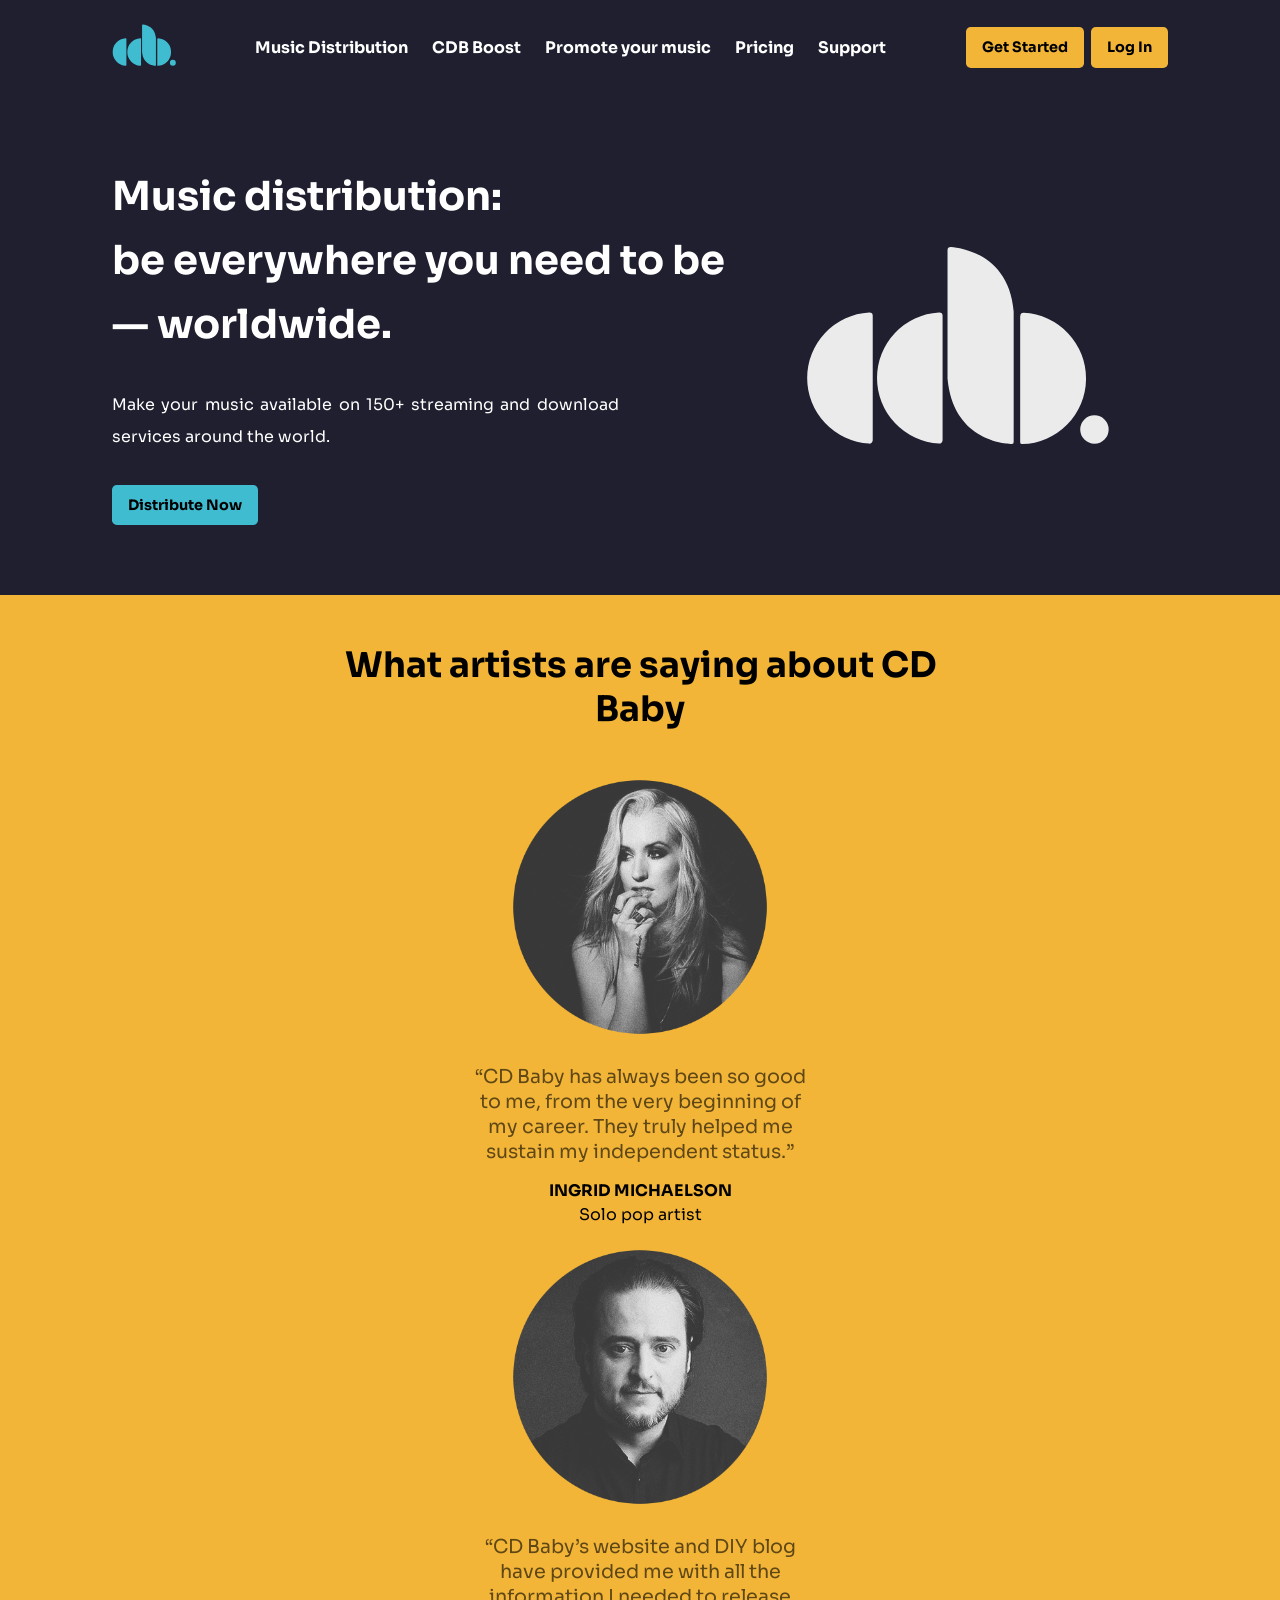
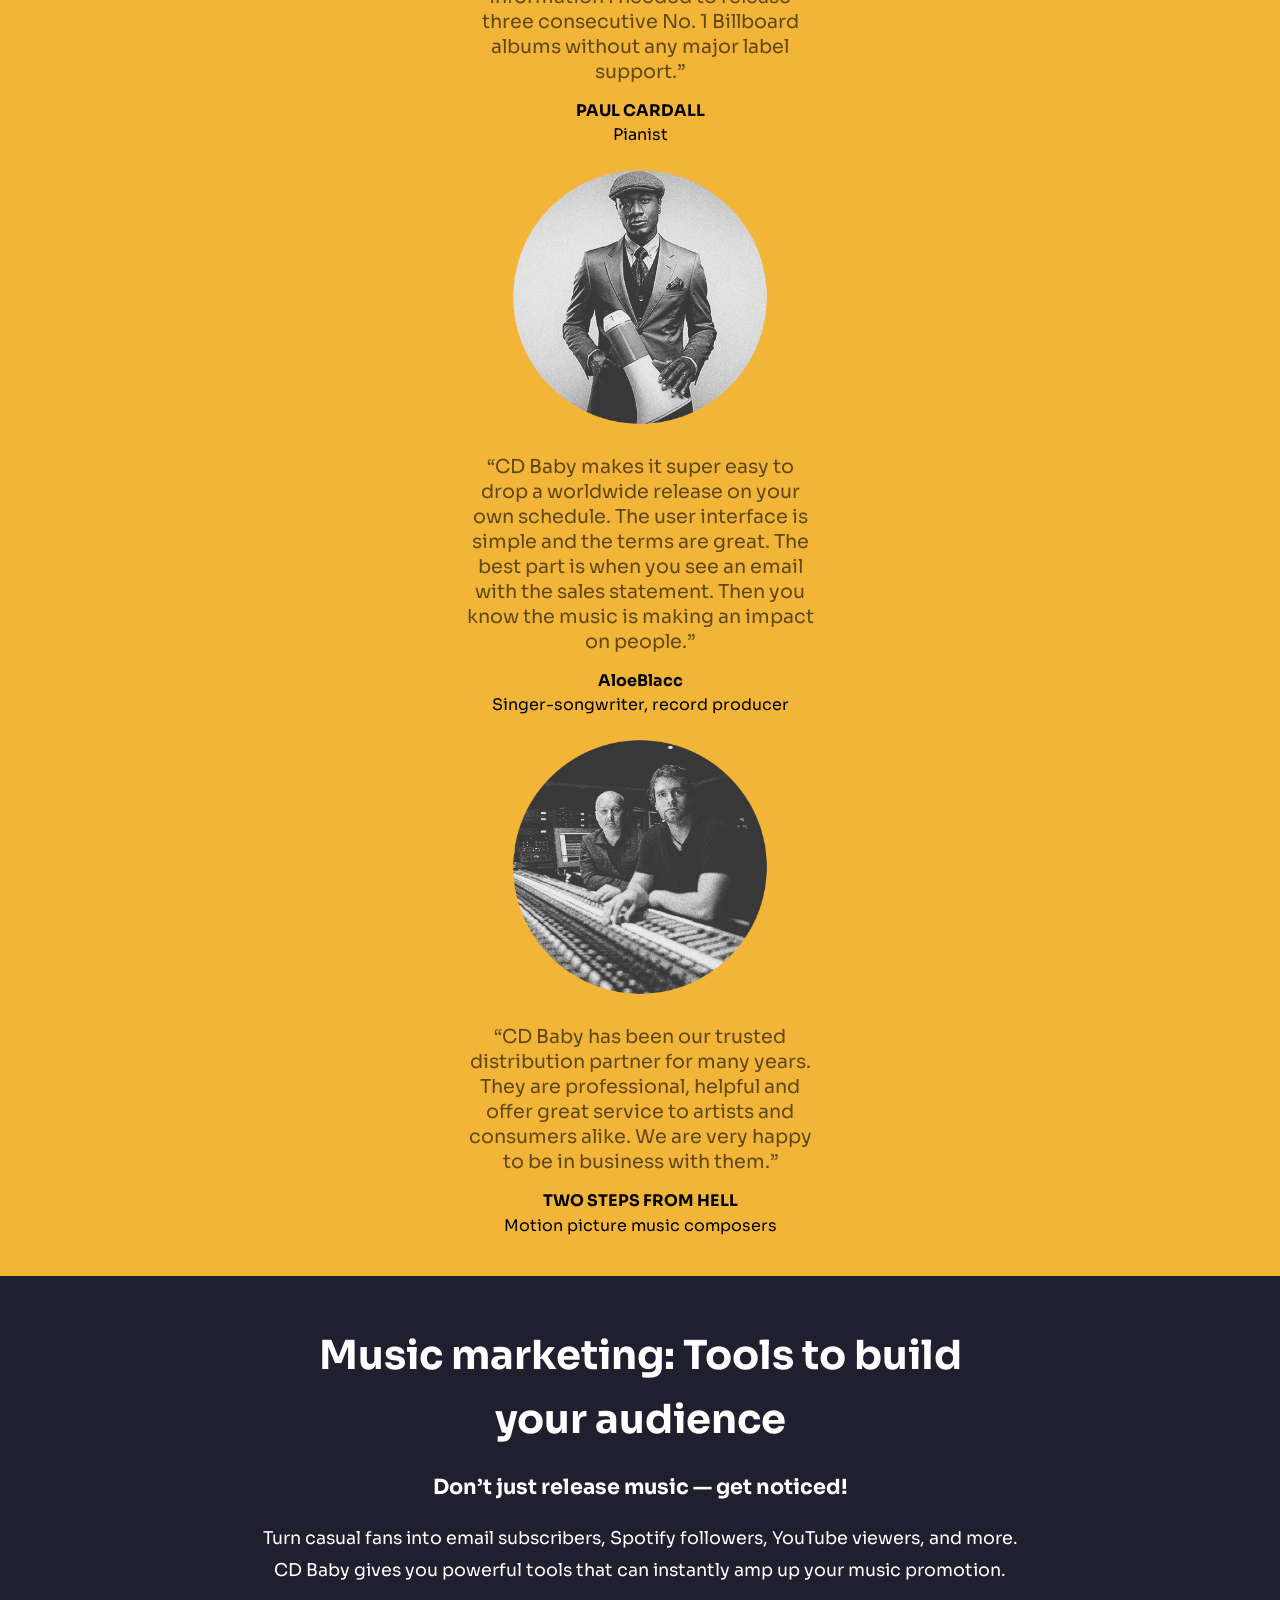
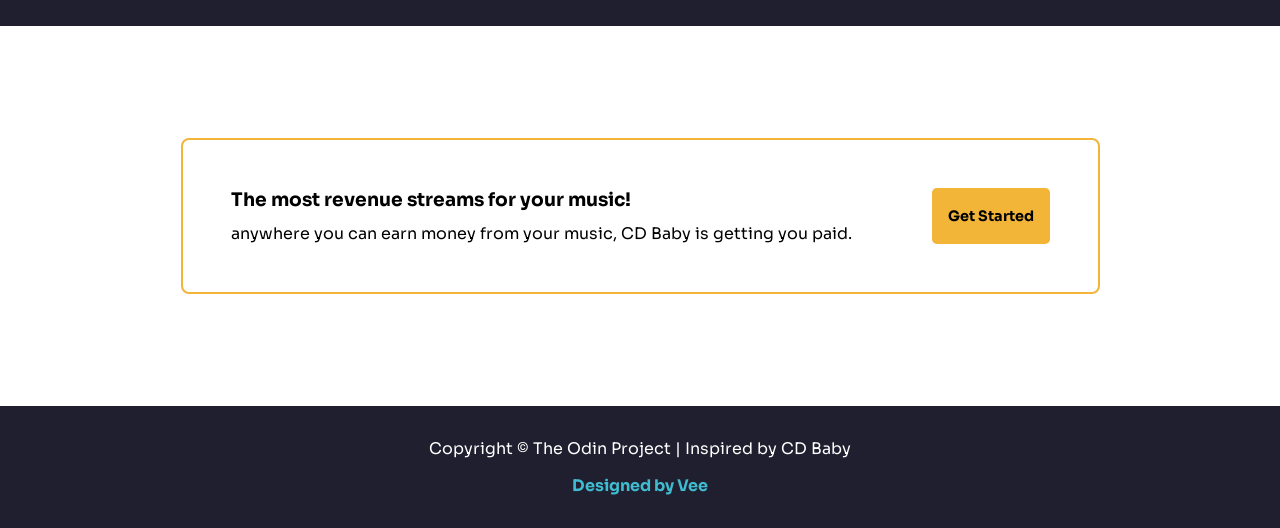
<file: index.html>
<!DOCTYPE html><html lang="en"><head><meta charset="UTF-8"><meta name="viewport" content="width=device-width,initial-scale=1"><title>CD Baby</title><link rel="stylesheet" href="styles.css"><link rel="icon" type="image/x-icon" href="images/logo.svg"><!-- fonts --><link rel="preconnect" href="https://fonts.googleapis.com"><link rel="preconnect" href="https://fonts.gstatic.com" crossorigin><link href="https://fonts.googleapis.com/css2?family=Sora&display=swap" rel="stylesheet"></head><body><header><nav><div class="logo"><img src="images/logo.svg" alt="CD Baby"></div><ul class="nav-links"><li class="nav-items"><a href="#">Music Distribution</a></li><li class="nav-items"><a href="#">CDB Boost</a></li><li class="nav-items"><a href="#">Promote your music</a></li><li class="nav-items"><a href="#">Pricing</a></li><li class="nav-items"><a href="#">Support</a></li></ul><div class="btns"><button class="btn get-started">Get Started</button> <button class="btn log-in">Log In</button></div></nav></header><section class="hero"><div class="headline"><h1 class="main-headline">Music distribution:<br>be everywhere you need to be — worldwide.</h1><p class="sub-headline">Make your music available on 150+ streaming and download services around the world.</p><button class="btn btn-color">Distribute Now</button></div><div class="headline-logo-container"><svg data-name="CD Baby logo White" xmlns="http://www.w3.org/2000/svg" viewBox="0 0 84 55" class="headline-logo"><defs><style>.logo-white{fill:#ebebeb}</style></defs><path class="logo-white" d="M17.9,18.54a18.07,18.07,0,0,0,0,36.08.9.9,0,0,0,1-.9V19.44a.91.91,0,0,0-.91-.91h0m19.12,0a18.07,18.07,0,0,0,0,36.08.9.9,0,0,0,1-.9V19.44a.91.91,0,0,0-.91-.91h0m22.25,1V54.21a.53.53,0,0,0,.54.54,18.07,18.07,0,0,0,.41-36.11h0a.9.9,0,0,0-.9.91M39.47,1.4c0,5.43,0,32.45,0,34.94a2.3,2.3,0,0,0,0,.37c1.47,16.43,14.73,17.91,17.63,18a.52.52,0,0,0,.56-.53V31s0-10.65,0-12.28c0-.13,0-.27,0-.41C56.49,3.09,44.05.85,40.45.52h-.09a.89.89,0,0,0-.89.89"></path><path class="logo-white" d="M83.78,50.73a3.91,3.91,0,1,1-3.91-3.9,3.91,3.91,0,0,1,3.91,3.9"></path></svg></div></section><section class="testimonial"><h2 class="testimonial-header">What artists are saying about CD Baby</h2><div class="artists"><div class="artist ingridmichaelson"><img src="images/artists/IngridMichaelson.png" alt=""><div class="testimonial-text"><p class="text">“CD Baby has always been so good to me, from the very beginning of my career. They truly helped me sustain my independent status.”</p><p class="name">INGRID MICHAELSON</p><p class="role">Solo pop artist</p></div></div><div class="artist paulcardall"><img src="images/artists/PaulCardall.png" alt=""><div class="testimonial-text"><p class="text">“CD Baby’s website and DIY blog have provided me with all the information I needed to release three consecutive No. 1 Billboard albums without any major label support.”</p><p class="name">PAUL CARDALL</p><p class="role">Pianist</p></div></div></div><div class="artists"><div class="artist aloeblacc"><img src="images/artists/AloeBlacc.png" alt=""><div class="testimonial-text"><p class="text">“CD Baby makes it super easy to drop a worldwide release on your own schedule. The user interface is simple and the terms are great. The best part is when you see an email with the sales statement. Then you know the music is making an impact on people.”</p><p class="name">AloeBlacc</p><p class="role">Singer-songwriter, record producer</p></div></div><div class="artist twosteps"><img src="images/artists/TwoSteps.png" alt=""><div class="testimonial-text"><p class="text">“CD Baby has been our trusted distribution partner for many years. They are professional, helpful and offer great service to artists and consumers alike. We are very happy to be in business with them.”</p><p class="name">TWO STEPS FROM HELL</p><p class="role">Motion picture music composers</p></div></div></div></section><section class="marketing"><h2 class="marketing-header">Music marketing: Tools to build<br>your audience</h2><p class="sub-header">Don’t just release music — get noticed!</p><p class="text">Turn casual fans into email subscribers, Spotify followers, YouTube viewers, and more.<br>CD Baby gives you powerful tools that can instantly amp up your music promotion.</p></section><section class="get-start"><div class="box"><div class="text"><h3>The most revenue streams for your music!</h3><p>anywhere you can earn money from your music, CD Baby is getting you paid.</p></div><button class="btn">Get Started</button></div></section><footer><p class="copyright">Copyright &copy; The Odin Project | Inspired by CD Baby</p><p class="vee">Designed by Vee</p></footer></body></html>
</file>
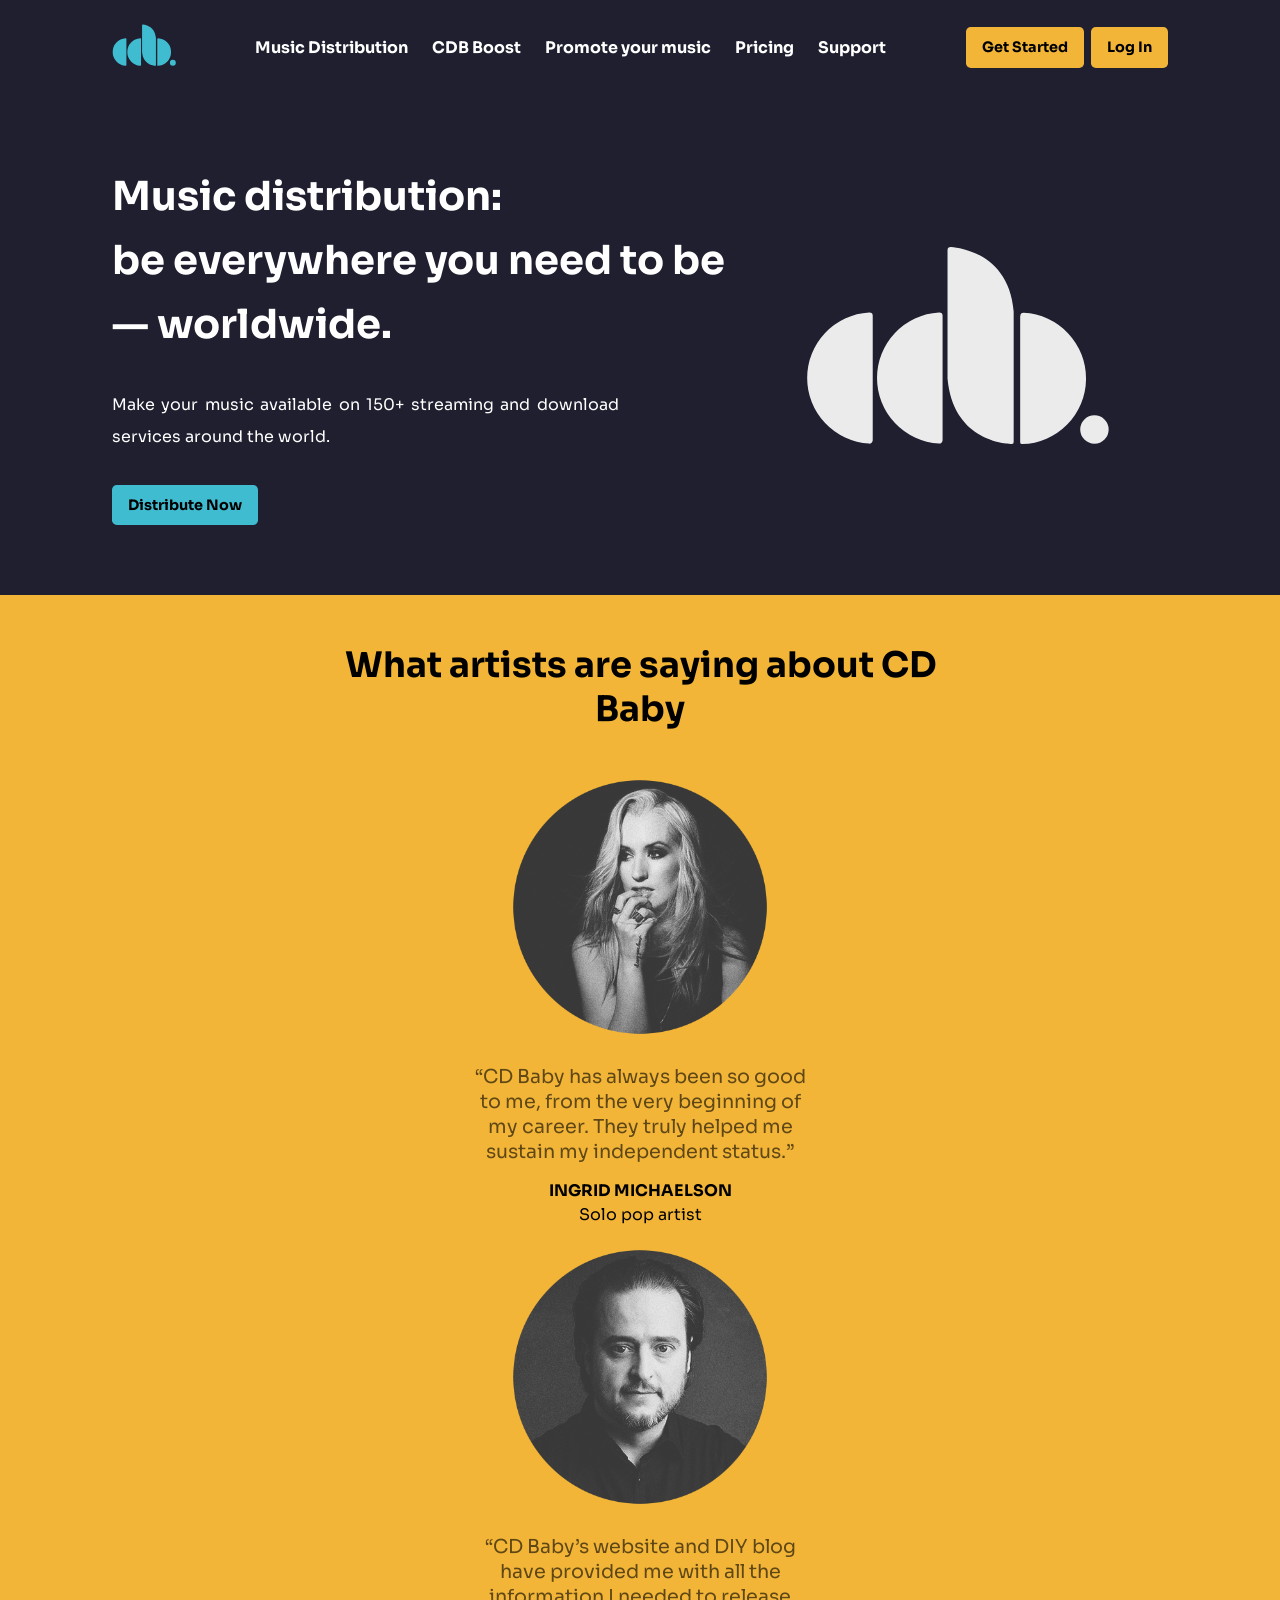
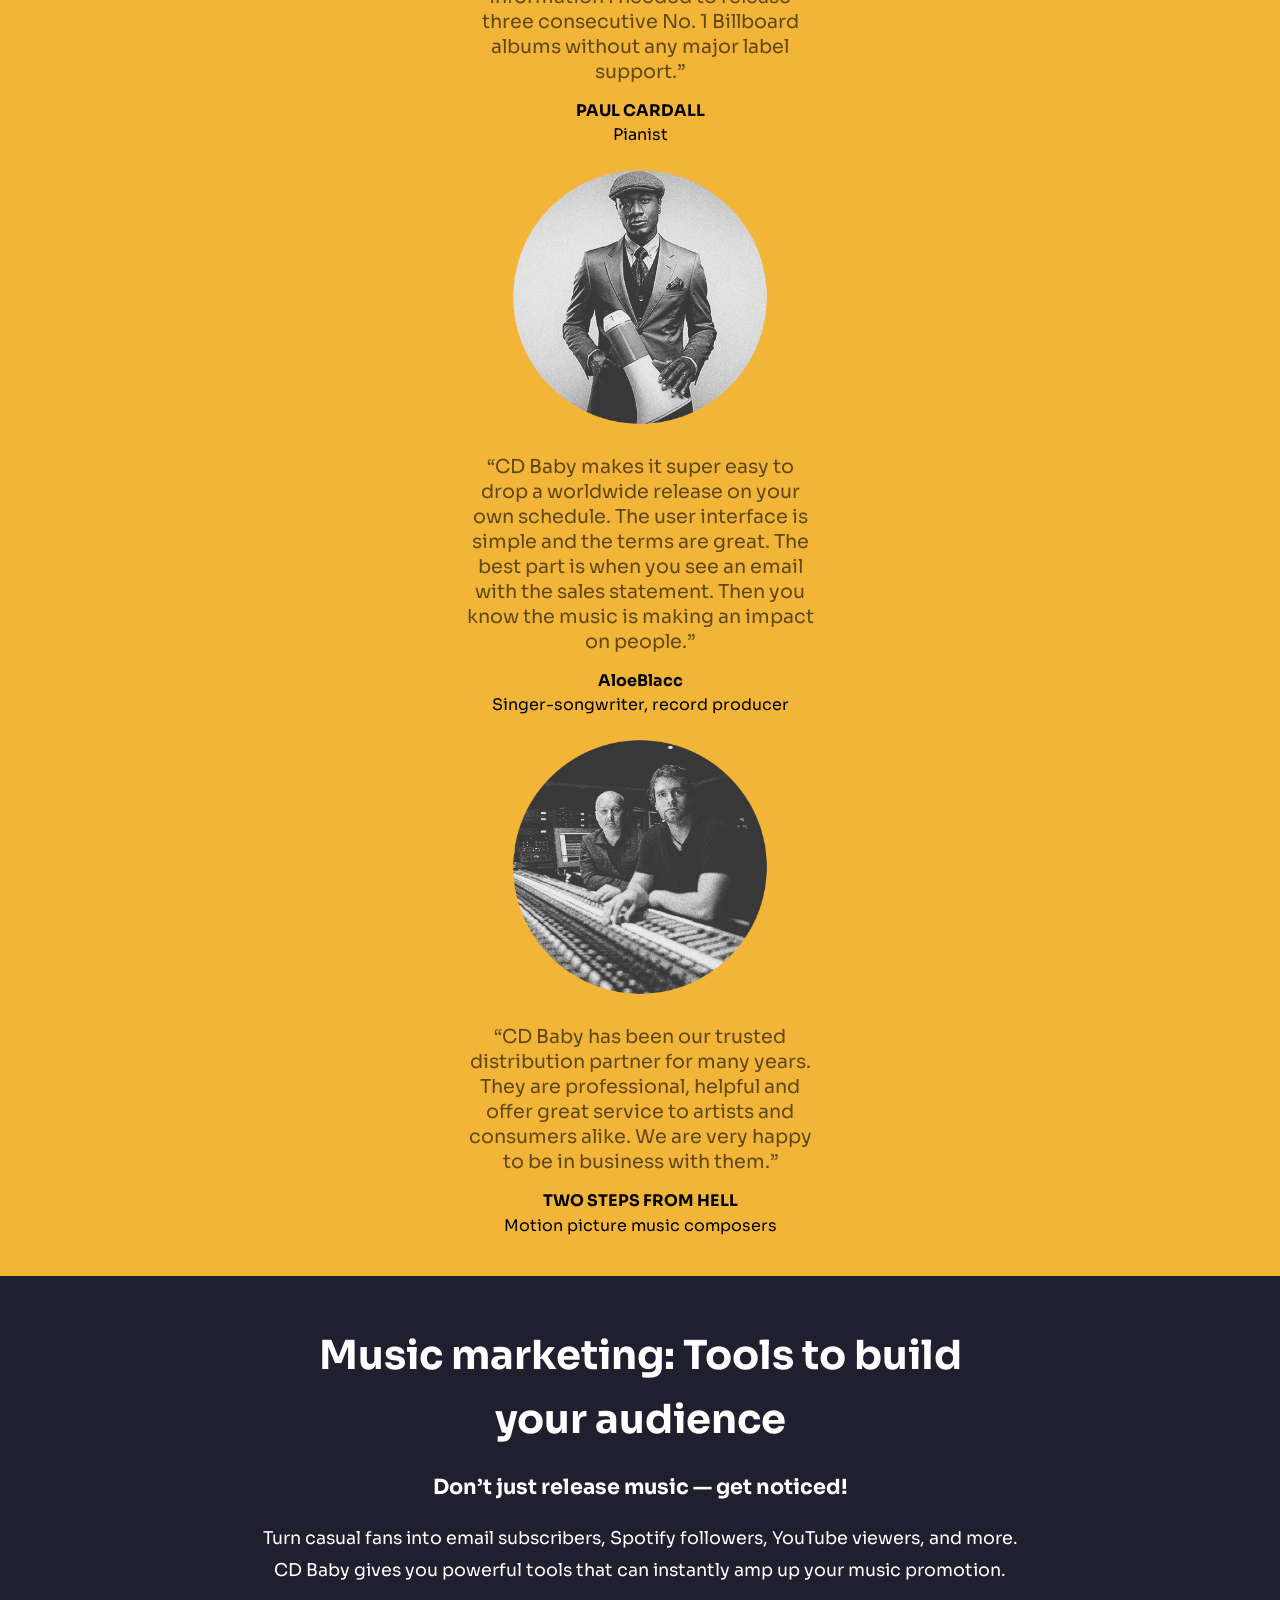
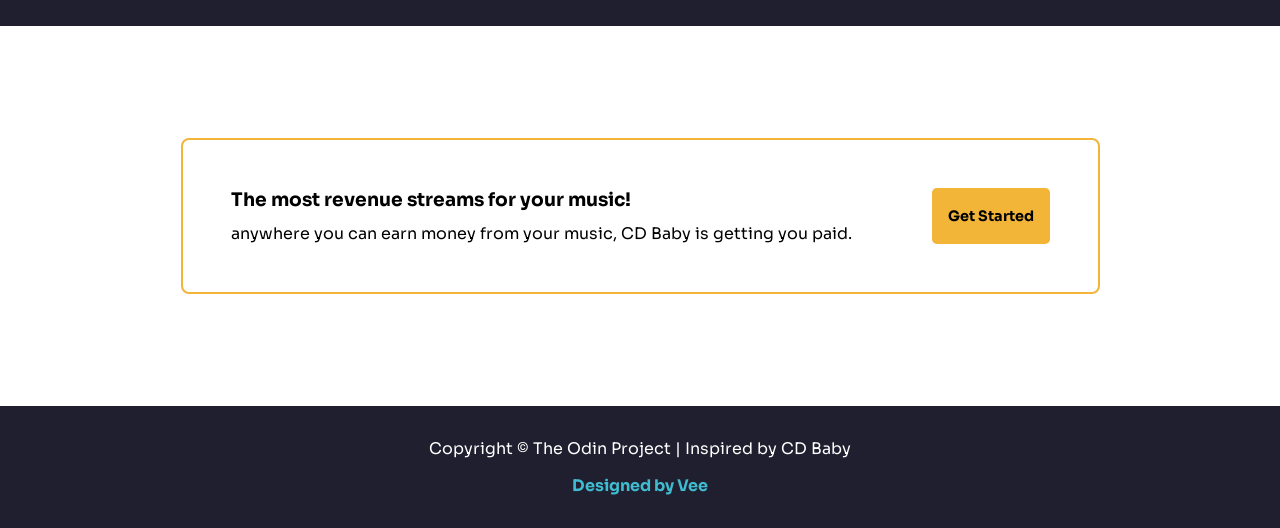
<file: index.min.html>
<!DOCTYPE html><html lang="en"><head><meta charset="UTF-8"><meta name="viewport" content="width=device-width,initial-scale=1"><title>CD Baby</title><link rel="stylesheet" href="styles.css"><link rel="icon" type="image/x-icon" href="images/logo.svg"><!-- fonts --><link rel="preconnect" href="https://fonts.googleapis.com"><link rel="preconnect" href="https://fonts.gstatic.com" crossorigin><link href="https://fonts.googleapis.com/css2?family=Sora&display=swap" rel="stylesheet"></head><body><header><nav><div class="logo"><img src="images/logo.svg" alt="CD Baby"></div><ul class="nav-links"><li class="nav-items"><a href="#">Music Distribution</a></li><li class="nav-items"><a href="#">CDB Boost</a></li><li class="nav-items"><a href="#">Promote your music</a></li><li class="nav-items"><a href="#">Pricing</a></li><li class="nav-items"><a href="#">Support</a></li></ul><div class="btns"><button class="btn get-started">Get Started</button> <button class="btn log-in">Log In</button></div></nav></header><section class="hero"><div class="headline"><h1 class="main-headline">Music distribution:<br>be everywhere you need to be — worldwide.</h1><p class="sub-headline">Make your music available on 150+ streaming and download services around the world.</p><button class="btn btn-color">Distribute Now</button></div><div class="headline-logo-container"><svg data-name="CD Baby logo White" xmlns="http://www.w3.org/2000/svg" viewBox="0 0 84 55" class="headline-logo"><defs><style>.logo-white{fill:#ebebeb}</style></defs><path class="logo-white" d="M17.9,18.54a18.07,18.07,0,0,0,0,36.08.9.9,0,0,0,1-.9V19.44a.91.91,0,0,0-.91-.91h0m19.12,0a18.07,18.07,0,0,0,0,36.08.9.9,0,0,0,1-.9V19.44a.91.91,0,0,0-.91-.91h0m22.25,1V54.21a.53.53,0,0,0,.54.54,18.07,18.07,0,0,0,.41-36.11h0a.9.9,0,0,0-.9.91M39.47,1.4c0,5.43,0,32.45,0,34.94a2.3,2.3,0,0,0,0,.37c1.47,16.43,14.73,17.91,17.63,18a.52.52,0,0,0,.56-.53V31s0-10.65,0-12.28c0-.13,0-.27,0-.41C56.49,3.09,44.05.85,40.45.52h-.09a.89.89,0,0,0-.89.89"></path><path class="logo-white" d="M83.78,50.73a3.91,3.91,0,1,1-3.91-3.9,3.91,3.91,0,0,1,3.91,3.9"></path></svg></div></section><section class="testimonial"><h2 class="testimonial-header">What artists are saying about CD Baby</h2><div class="artists"><div class="artist ingridmichaelson"><img src="images/artists/IngridMichaelson.png" alt=""><div class="testimonial-text"><p class="text">“CD Baby has always been so good to me, from the very beginning of my career. They truly helped me sustain my independent status.”</p><p class="name">INGRID MICHAELSON</p><p class="role">Solo pop artist</p></div></div><div class="artist ingridmichaelson"><img src="images/artists/PaulCardall.png" alt=""><div class="testimonial-text"><p class="text">“CD Baby’s website and DIY blog have provided me with all the information I needed to release three consecutive No. 1 Billboard albums without any major label support.”</p><p class="name">PAUL CARDALL</p><p class="role">Pianist</p></div></div></div><div class="artists"><div class="artist ingridmichaelson"><img src="images/artists/AloeBlacc.png" alt=""><div class="testimonial-text"><p class="text">“CD Baby makes it super easy to drop a worldwide release on your own schedule. The user interface is simple and the terms are great. The best part is when you see an email with the sales statement. Then you know the music is making an impact on people.”</p><p class="name">AloeBlacc</p><p class="role">Singer-songwriter, record producer</p></div></div><div class="artist ingridmichaelson"><img src="images/artists/TwoSteps.png" alt=""><div class="testimonial-text"><p class="text">“CD Baby has been our trusted distribution partner for many years. They are professional, helpful and offer great service to artists and consumers alike. We are very happy to be in business with them.”</p><p class="name">TWO STEPS FROM HELL</p><p class="role">Motion picture music composers</p></div></div></div></section><section class="marketing"><h2 class="marketing-header">Music marketing: Tools to build<br>your audience</h2><p class="sub-header">Don’t just release music — get noticed!</p><p class="text">Turn casual fans into email subscribers, Spotify followers, YouTube viewers, and more.<br>CD Baby gives you powerful tools that can instantly amp up your music promotion.</p></section><section class="get-start"><div class="box"><div class="text"><h3>The most revenue streams for your music!</h3><p>anywhere you can earn money from your music, CD Baby is getting you paid.</p></div><button class="btn">Get Started</button></div></section><footer><p class="copyright">Copyright &copy; The Odin Project | Inspired by CD Baby</p><p class="vee">Designed by Vee</p></footer></body></html>
</file>
<file: styles.css>
*{padding:0;margin:0;box-sizing:border-box;font-family:Sora,sans-serif}body{background-color:#1f1f30;margin-bottom:0}nav{display:flex;justify-content:space-between;align-items:center;padding:1.5rem 7rem;flex-wrap:wrap}.logo{width:4rem}.nav-links{display:flex;gap:1.5rem;list-style-type:none}.nav-items a{color:#fff;font-weight:700;text-decoration:none;transition:.2s}.nav-items a:hover{color:#d7d7d7}.btn{background-color:#f2b538;padding:.7rem 1rem;font-weight:700;border:0;border-radius:.3rem;transition:.4s;font-size:.9rem;cursor:pointer}.btn:hover{background-color:#e6a31d}.get-started{margin-right:.2rem}.hero{height:500px;display:flex;justify-content:space-between;align-items:center;padding:1.5rem 7rem}.headline{color:#fff;width:60%}.main-headline{font-size:2.5rem;line-height:4rem}.sub-headline{text-align:justify;width:80%;line-height:2rem;margin:2rem 0}.btn-color{background-color:#40bcd0}.headline-logo{height:12.5rem}.headline-logo-container{width:40%;display:flex;justify-content:center;align-items:center}.testimonial{background-color:#f2b538;padding:0 20rem 1rem}.testimonial-header{padding:3rem 0;text-align:center;font-size:2.2rem}.artists{display:flex;justify-content:space-evenly;flex-wrap:wrap}.artist{text-align:center;width:22rem}.artist img{height:16rem}.testimonial-text{margin:1.5rem 0}.testimonial-text .text{font-size:1.2rem;opacity:.6}.testimonial-text .name{margin:1rem 0 .2rem;font-weight:700}.testimonial-text .role{font-size:1rem}.marketing{padding:3rem 0 2.5rem;text-align:center;color:#fff}.marketing-header{font-size:2.5rem;line-height:4rem}.marketing .sub-header{font-size:1.3rem;font-weight:700;padding:1.4rem 0}.marketing .text{font-size:1.1rem;line-height:2rem}.get-start{background-color:#fff;padding:7rem;display:flex;justify-content:center}.box{display:flex;gap:5rem;padding:3rem;border:2px solid #f2b538;border-radius:.5rem}.get-start h3{margin-bottom:.7rem}footer{padding:2rem;text-align:center;color:#fff}footer .copyright{margin-bottom:1rem}.vee{font-weight:700;color:#40bcd0}
</file>
